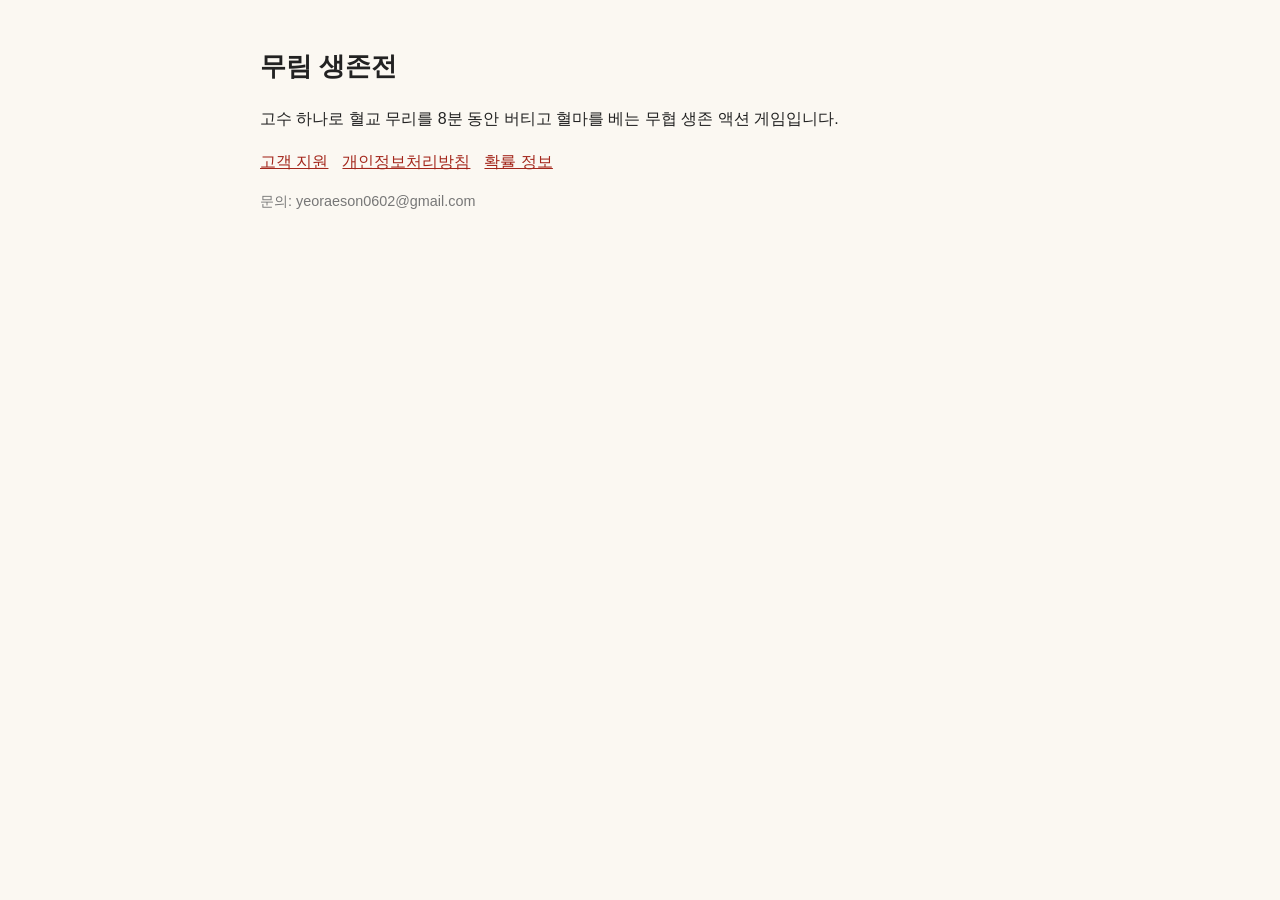
<file: index.html>
<!doctype html><html lang="ko"><head><meta charset="utf-8"><meta name="viewport" content="width=device-width,initial-scale=1"><title>무림 생존전</title><link rel="stylesheet" href="style.css"></head><body>
<h1>무림 생존전</h1>
<p>고수 하나로 혈교 무리를 8분 동안 버티고 혈마를 베는 무협 생존 액션 게임입니다.</p>
<nav><a href="support.html">고객 지원</a><a href="privacy.html">개인정보처리방침</a><a href="odds.html">확률 정보</a></nav>
<p class="muted">문의: yeoraeson0602@gmail.com</p>
</body></html>
</file>
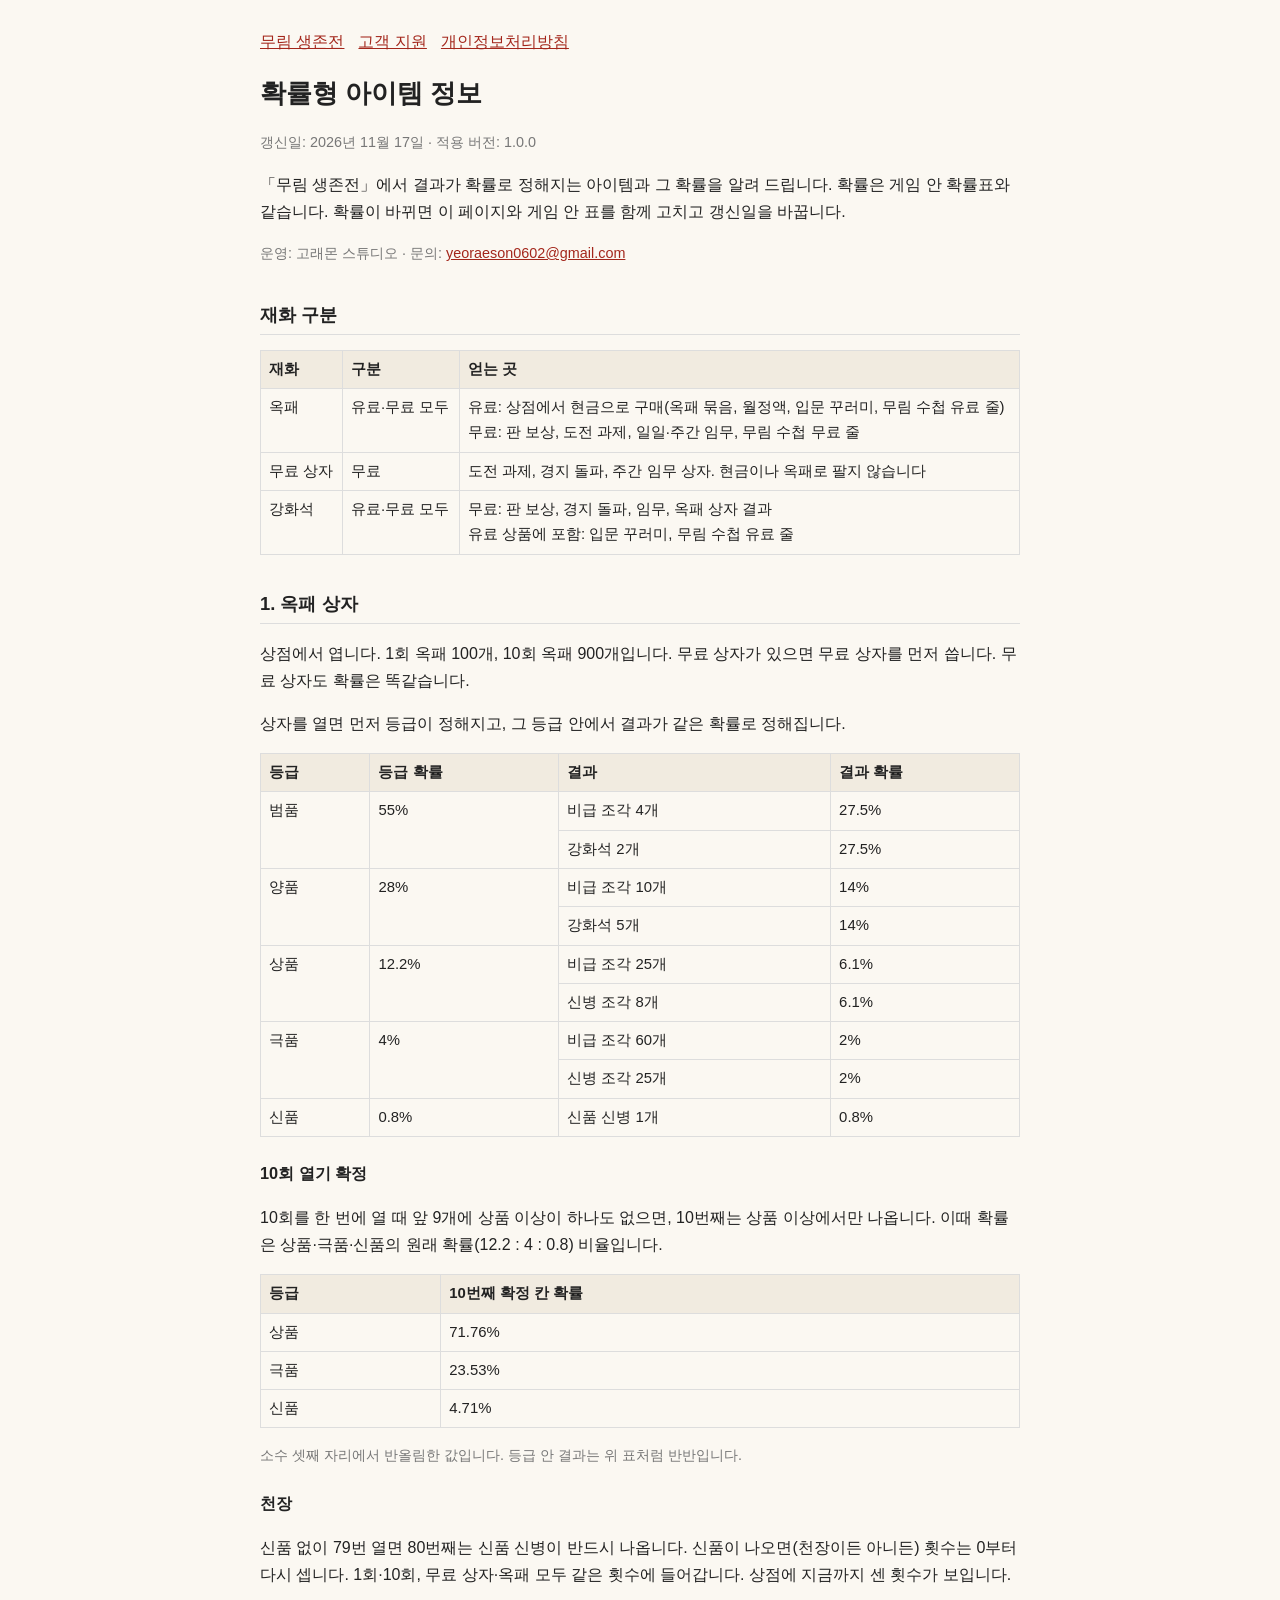
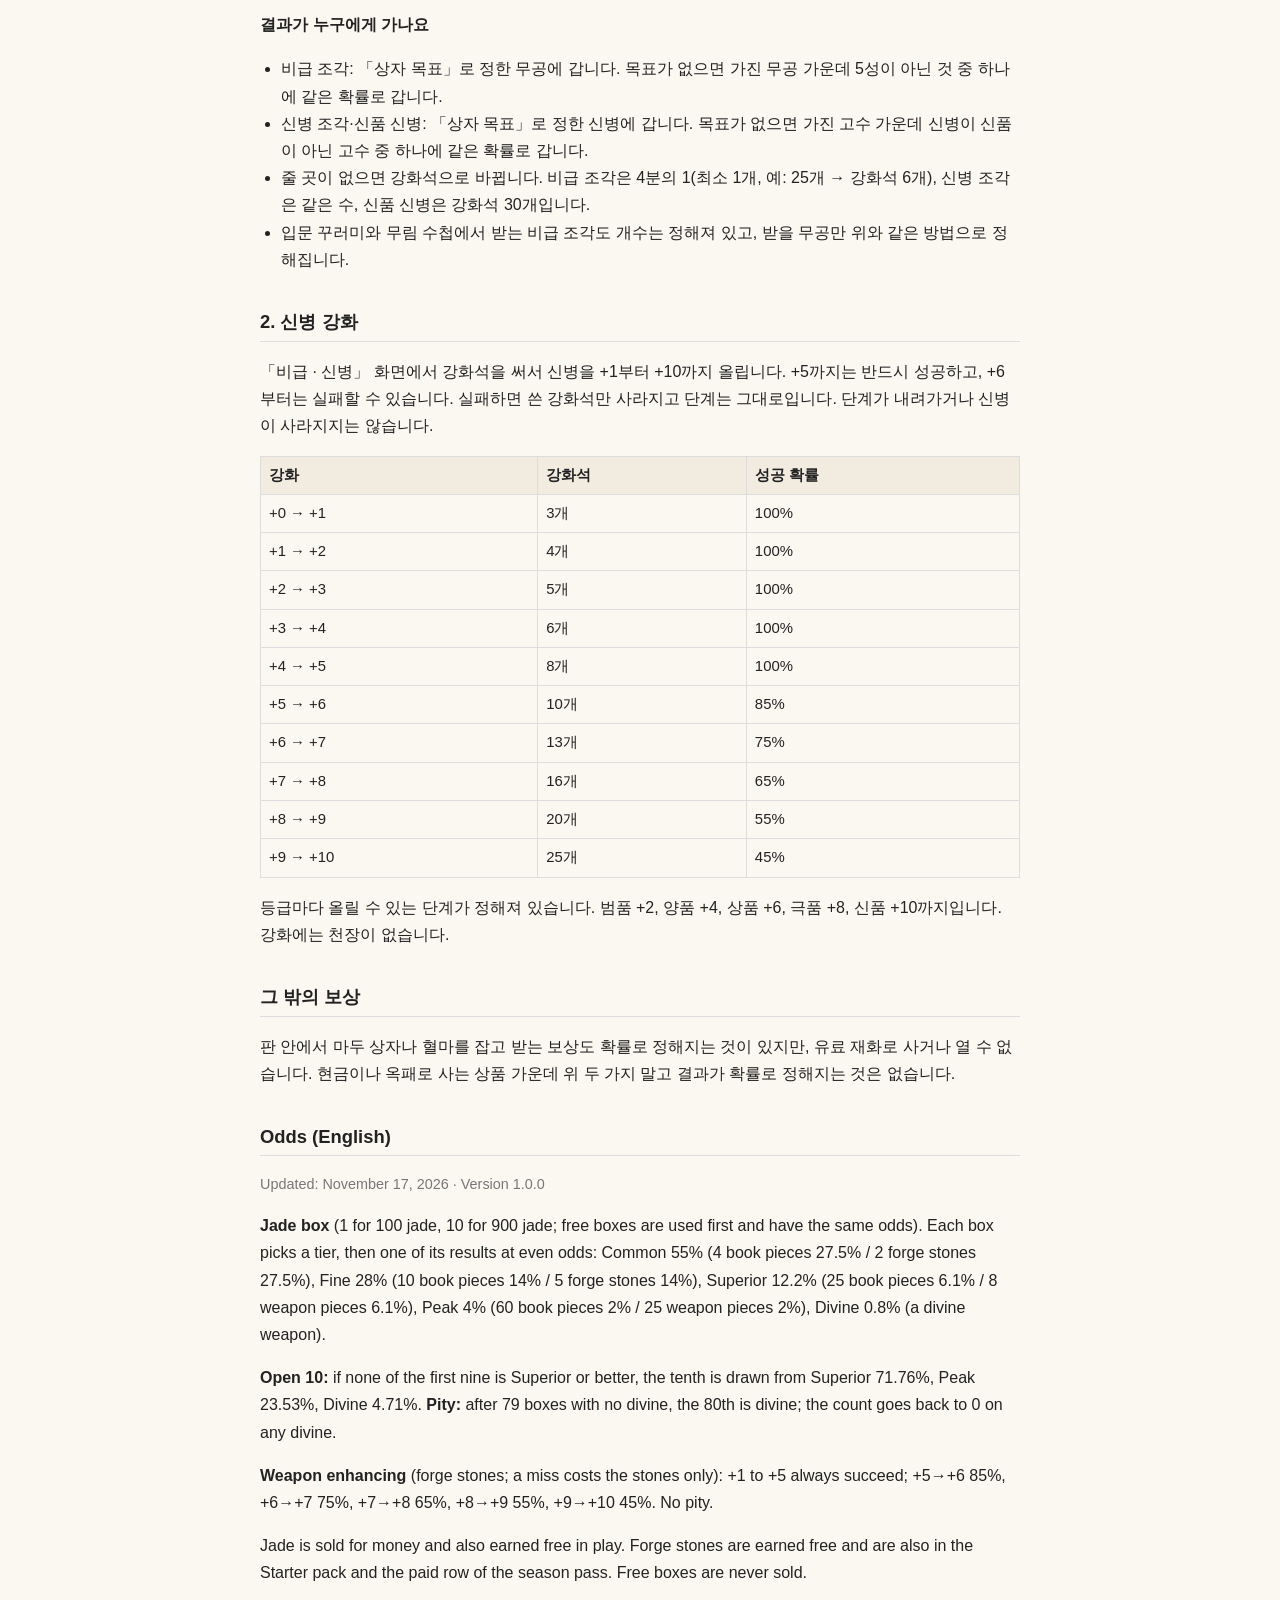
<file: odds.html>
<!doctype html><html lang="ko"><head><meta charset="utf-8"><meta name="viewport" content="width=device-width,initial-scale=1"><title>무림 생존전 확률 정보</title><link rel="stylesheet" href="style.css"></head><body>
<nav><a href="index.html">무림 생존전</a><a href="support.html">고객 지원</a><a href="privacy.html">개인정보처리방침</a></nav>
<h1>확률형 아이템 정보</h1>
<p class="muted">갱신일: 2026년 11월 17일 · 적용 버전: 1.0.0</p>
<p>「무림 생존전」에서 결과가 확률로 정해지는 아이템과 그 확률을 알려 드립니다. 확률은 게임 안 확률표와 같습니다. 확률이 바뀌면 이 페이지와 게임 안 표를 함께 고치고 갱신일을 바꿉니다.</p>
<p class="muted">운영: 고래몬 스튜디오 · 문의: <a href="mailto:yeoraeson0602@gmail.com">yeoraeson0602@gmail.com</a></p>

<h2>재화 구분</h2>
<table>
<tr><th>재화</th><th>구분</th><th>얻는 곳</th></tr>
<tr><td>옥패</td><td>유료·무료 모두</td><td>유료: 상점에서 현금으로 구매(옥패 묶음, 월정액, 입문 꾸러미, 무림 수첩 유료 줄)<br>무료: 판 보상, 도전 과제, 일일·주간 임무, 무림 수첩 무료 줄</td></tr>
<tr><td>무료 상자</td><td>무료</td><td>도전 과제, 경지 돌파, 주간 임무 상자. 현금이나 옥패로 팔지 않습니다</td></tr>
<tr><td>강화석</td><td>유료·무료 모두</td><td>무료: 판 보상, 경지 돌파, 임무, 옥패 상자 결과<br>유료 상품에 포함: 입문 꾸러미, 무림 수첩 유료 줄</td></tr>
</table>

<h2>1. 옥패 상자</h2>
<p>상점에서 엽니다. 1회 옥패 100개, 10회 옥패 900개입니다. 무료 상자가 있으면 무료 상자를 먼저 씁니다. 무료 상자도 확률은 똑같습니다.</p>
<p>상자를 열면 먼저 등급이 정해지고, 그 등급 안에서 결과가 같은 확률로 정해집니다.</p>
<table>
<tr><th>등급</th><th>등급 확률</th><th>결과</th><th>결과 확률</th></tr>
<tr><td rowspan="2">범품</td><td rowspan="2">55%</td><td>비급 조각 4개</td><td>27.5%</td></tr>
<tr><td>강화석 2개</td><td>27.5%</td></tr>
<tr><td rowspan="2">양품</td><td rowspan="2">28%</td><td>비급 조각 10개</td><td>14%</td></tr>
<tr><td>강화석 5개</td><td>14%</td></tr>
<tr><td rowspan="2">상품</td><td rowspan="2">12.2%</td><td>비급 조각 25개</td><td>6.1%</td></tr>
<tr><td>신병 조각 8개</td><td>6.1%</td></tr>
<tr><td rowspan="2">극품</td><td rowspan="2">4%</td><td>비급 조각 60개</td><td>2%</td></tr>
<tr><td>신병 조각 25개</td><td>2%</td></tr>
<tr><td>신품</td><td>0.8%</td><td>신품 신병 1개</td><td>0.8%</td></tr>
</table>

<h3>10회 열기 확정</h3>
<p>10회를 한 번에 열 때 앞 9개에 상품 이상이 하나도 없으면, 10번째는 상품 이상에서만 나옵니다. 이때 확률은 상품·극품·신품의 원래 확률(12.2 : 4 : 0.8) 비율입니다.</p>
<table>
<tr><th>등급</th><th>10번째 확정 칸 확률</th></tr>
<tr><td>상품</td><td>71.76%</td></tr>
<tr><td>극품</td><td>23.53%</td></tr>
<tr><td>신품</td><td>4.71%</td></tr>
</table>
<p class="muted">소수 셋째 자리에서 반올림한 값입니다. 등급 안 결과는 위 표처럼 반반입니다.</p>

<h3>천장</h3>
<p>신품 없이 79번 열면 80번째는 신품 신병이 반드시 나옵니다. 신품이 나오면(천장이든 아니든) 횟수는 0부터 다시 셉니다. 1회·10회, 무료 상자·옥패 모두 같은 횟수에 들어갑니다. 상점에 지금까지 센 횟수가 보입니다.</p>

<h3>결과가 누구에게 가나요</h3>
<ul>
<li>비급 조각: 「상자 목표」로 정한 무공에 갑니다. 목표가 없으면 가진 무공 가운데 5성이 아닌 것 중 하나에 같은 확률로 갑니다.</li>
<li>신병 조각·신품 신병: 「상자 목표」로 정한 신병에 갑니다. 목표가 없으면 가진 고수 가운데 신병이 신품이 아닌 고수 중 하나에 같은 확률로 갑니다.</li>
<li>줄 곳이 없으면 강화석으로 바뀝니다. 비급 조각은 4분의 1(최소 1개, 예: 25개 → 강화석 6개), 신병 조각은 같은 수, 신품 신병은 강화석 30개입니다.</li>
<li>입문 꾸러미와 무림 수첩에서 받는 비급 조각도 개수는 정해져 있고, 받을 무공만 위와 같은 방법으로 정해집니다.</li>
</ul>

<h2>2. 신병 강화</h2>
<p>「비급 · 신병」 화면에서 강화석을 써서 신병을 +1부터 +10까지 올립니다. +5까지는 반드시 성공하고, +6부터는 실패할 수 있습니다. 실패하면 쓴 강화석만 사라지고 단계는 그대로입니다. 단계가 내려가거나 신병이 사라지지는 않습니다.</p>
<table>
<tr><th>강화</th><th>강화석</th><th>성공 확률</th></tr>
<tr><td>+0 → +1</td><td>3개</td><td>100%</td></tr>
<tr><td>+1 → +2</td><td>4개</td><td>100%</td></tr>
<tr><td>+2 → +3</td><td>5개</td><td>100%</td></tr>
<tr><td>+3 → +4</td><td>6개</td><td>100%</td></tr>
<tr><td>+4 → +5</td><td>8개</td><td>100%</td></tr>
<tr><td>+5 → +6</td><td>10개</td><td>85%</td></tr>
<tr><td>+6 → +7</td><td>13개</td><td>75%</td></tr>
<tr><td>+7 → +8</td><td>16개</td><td>65%</td></tr>
<tr><td>+8 → +9</td><td>20개</td><td>55%</td></tr>
<tr><td>+9 → +10</td><td>25개</td><td>45%</td></tr>
</table>
<p>등급마다 올릴 수 있는 단계가 정해져 있습니다. 범품 +2, 양품 +4, 상품 +6, 극품 +8, 신품 +10까지입니다. 강화에는 천장이 없습니다.</p>

<h2>그 밖의 보상</h2>
<p>판 안에서 마두 상자나 혈마를 잡고 받는 보상도 확률로 정해지는 것이 있지만, 유료 재화로 사거나 열 수 없습니다. 현금이나 옥패로 사는 상품 가운데 위 두 가지 말고 결과가 확률로 정해지는 것은 없습니다.</p>

<h2>Odds (English)</h2>
<p class="muted">Updated: November 17, 2026 · Version 1.0.0</p>
<p><b>Jade box</b> (1 for 100 jade, 10 for 900 jade; free boxes are used first and have the same odds). Each box picks a tier, then one of its results at even odds: Common 55% (4 book pieces 27.5% / 2 forge stones 27.5%), Fine 28% (10 book pieces 14% / 5 forge stones 14%), Superior 12.2% (25 book pieces 6.1% / 8 weapon pieces 6.1%), Peak 4% (60 book pieces 2% / 25 weapon pieces 2%), Divine 0.8% (a divine weapon).</p>
<p><b>Open 10:</b> if none of the first nine is Superior or better, the tenth is drawn from Superior 71.76%, Peak 23.53%, Divine 4.71%. <b>Pity:</b> after 79 boxes with no divine, the 80th is divine; the count goes back to 0 on any divine.</p>
<p><b>Weapon enhancing</b> (forge stones; a miss costs the stones only): +1 to +5 always succeed; +5→+6 85%, +6→+7 75%, +7→+8 65%, +8→+9 55%, +9→+10 45%. No pity.</p>
<p>Jade is sold for money and also earned free in play. Forge stones are earned free and are also in the Starter pack and the paid row of the season pass. Free boxes are never sold.</p>
</body></html>
</file>
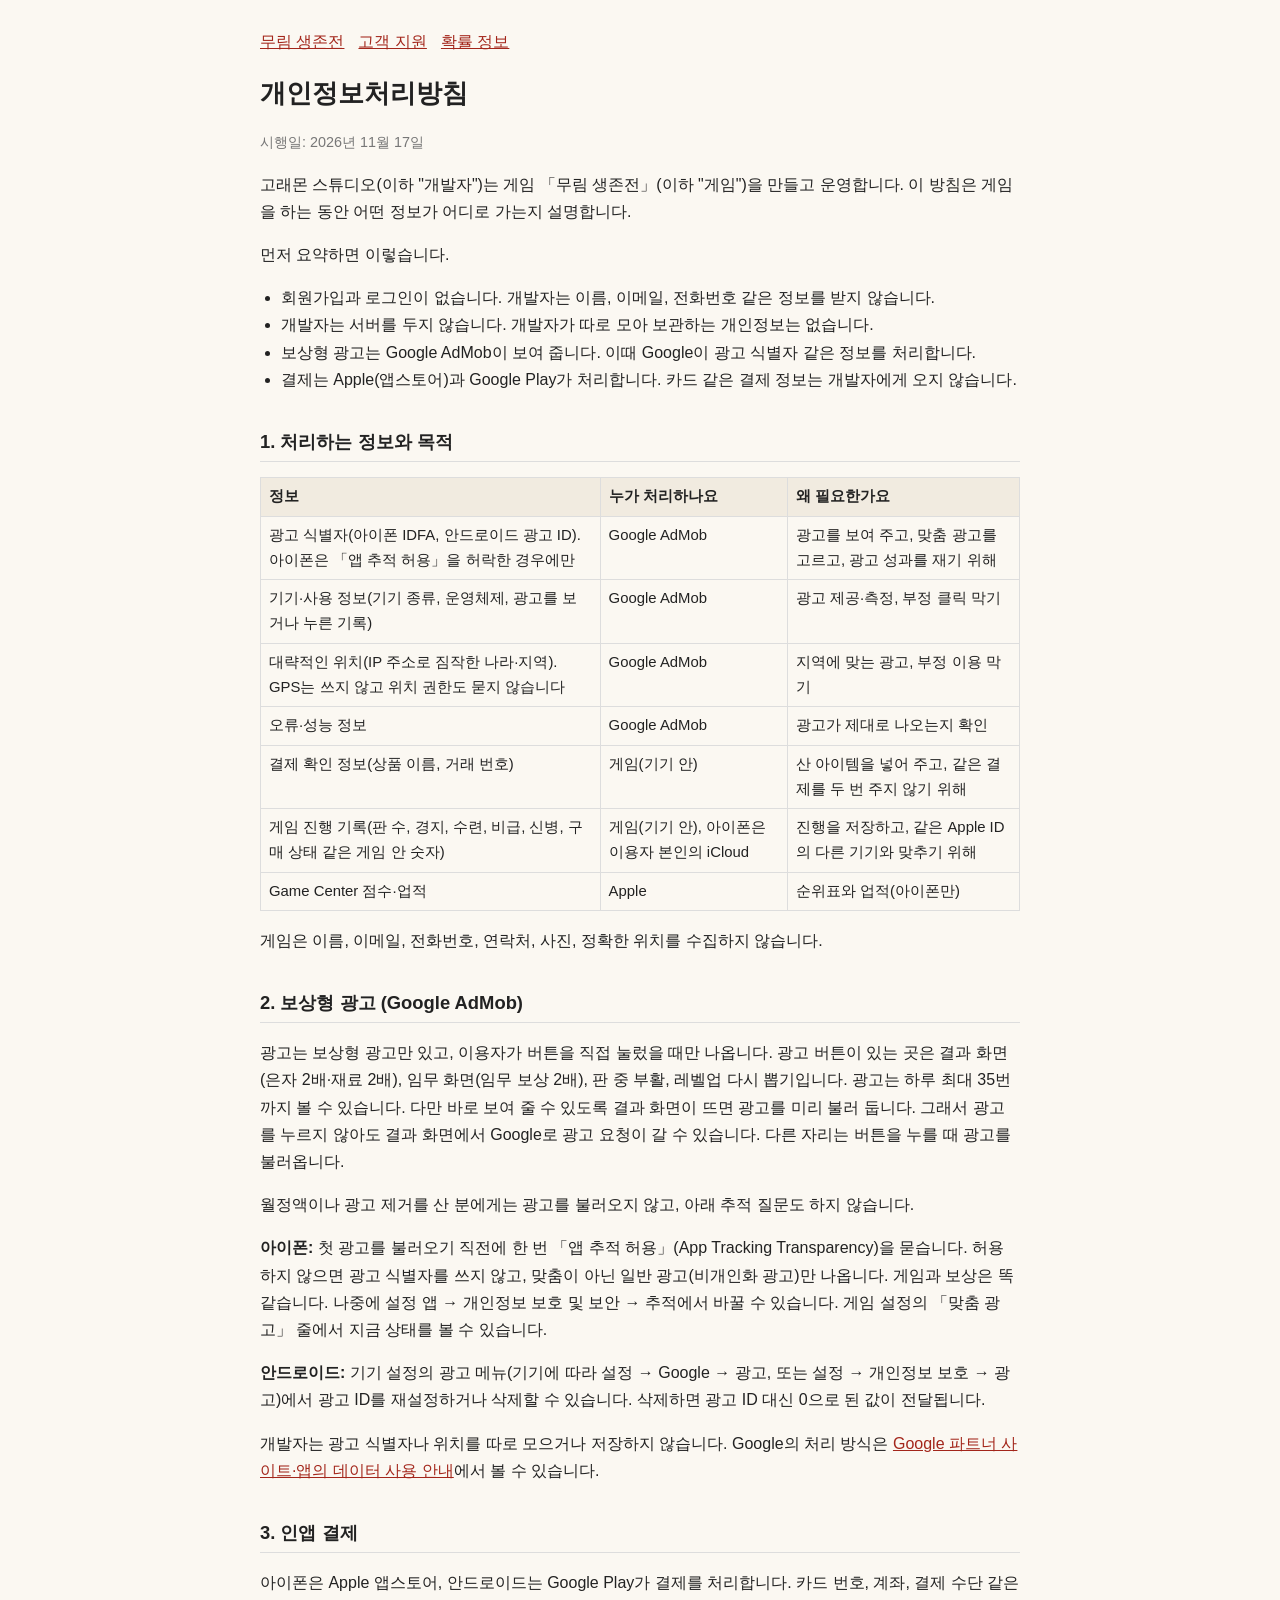
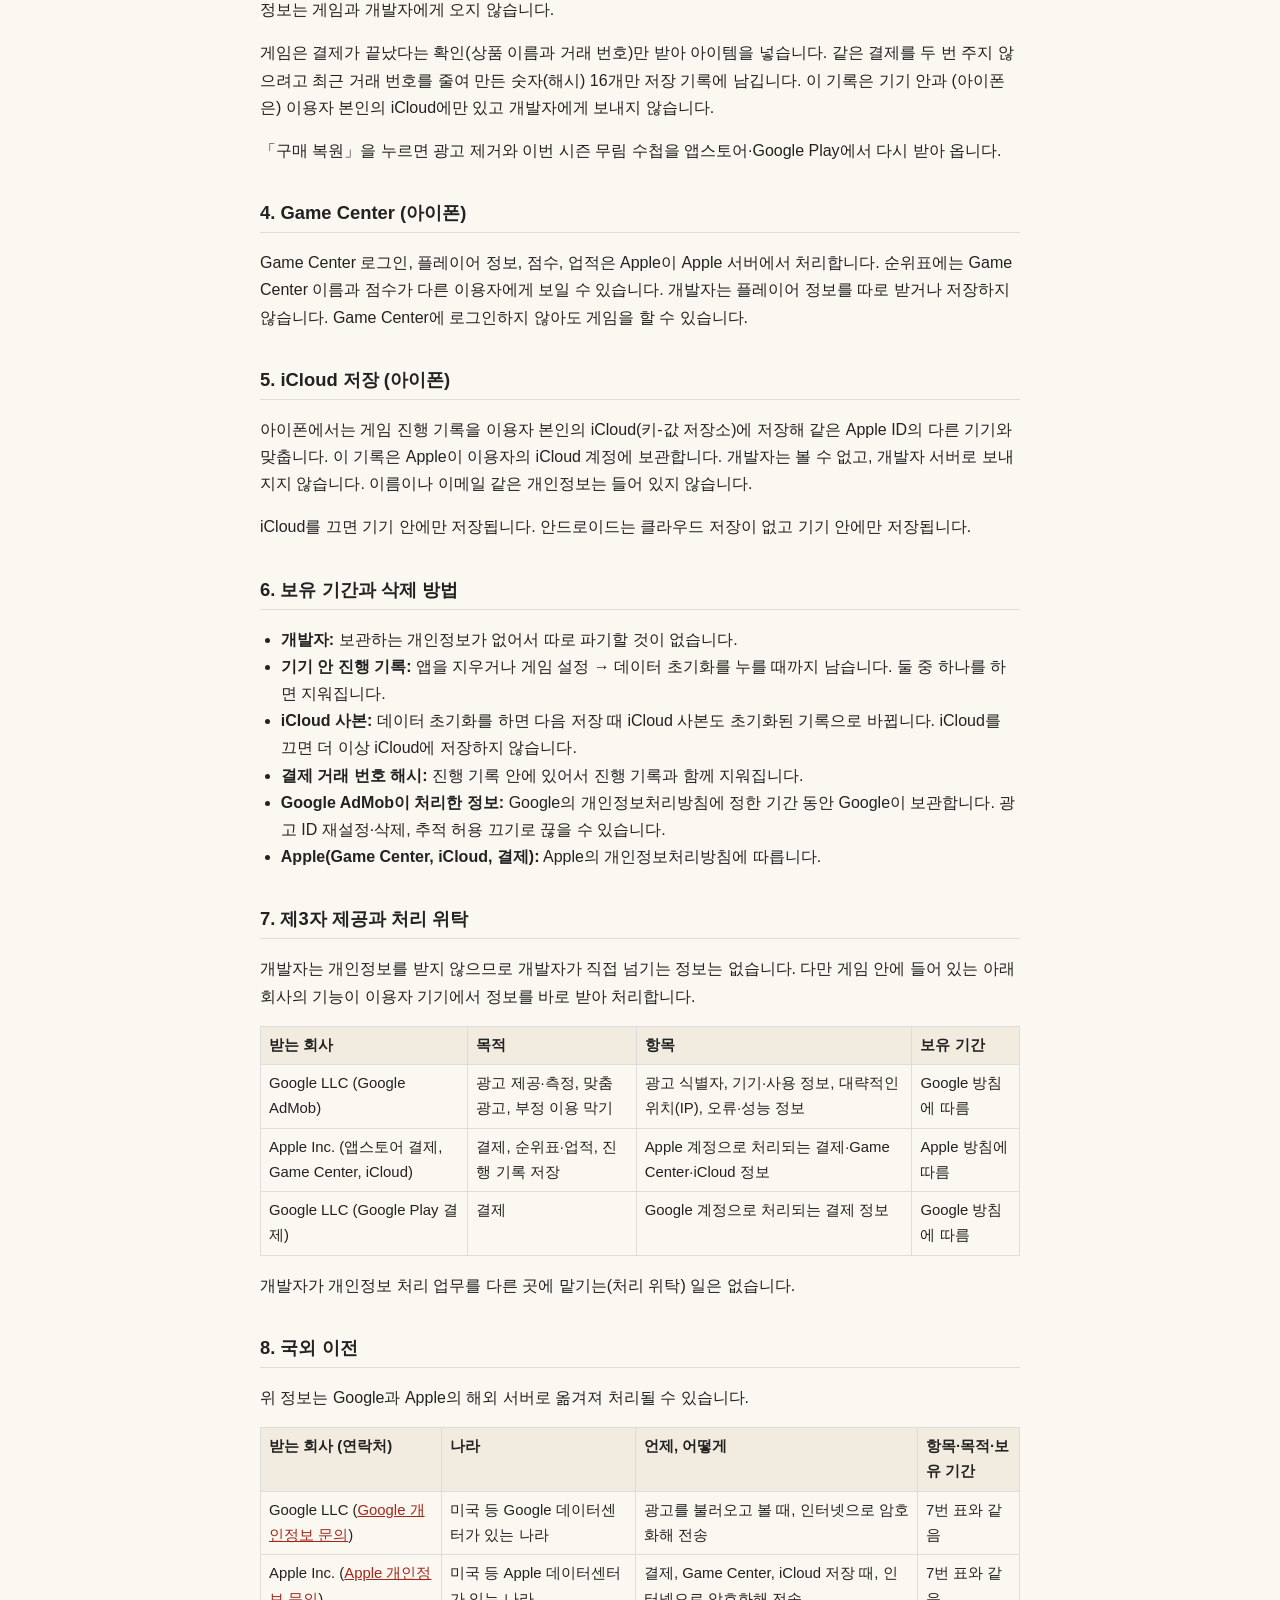
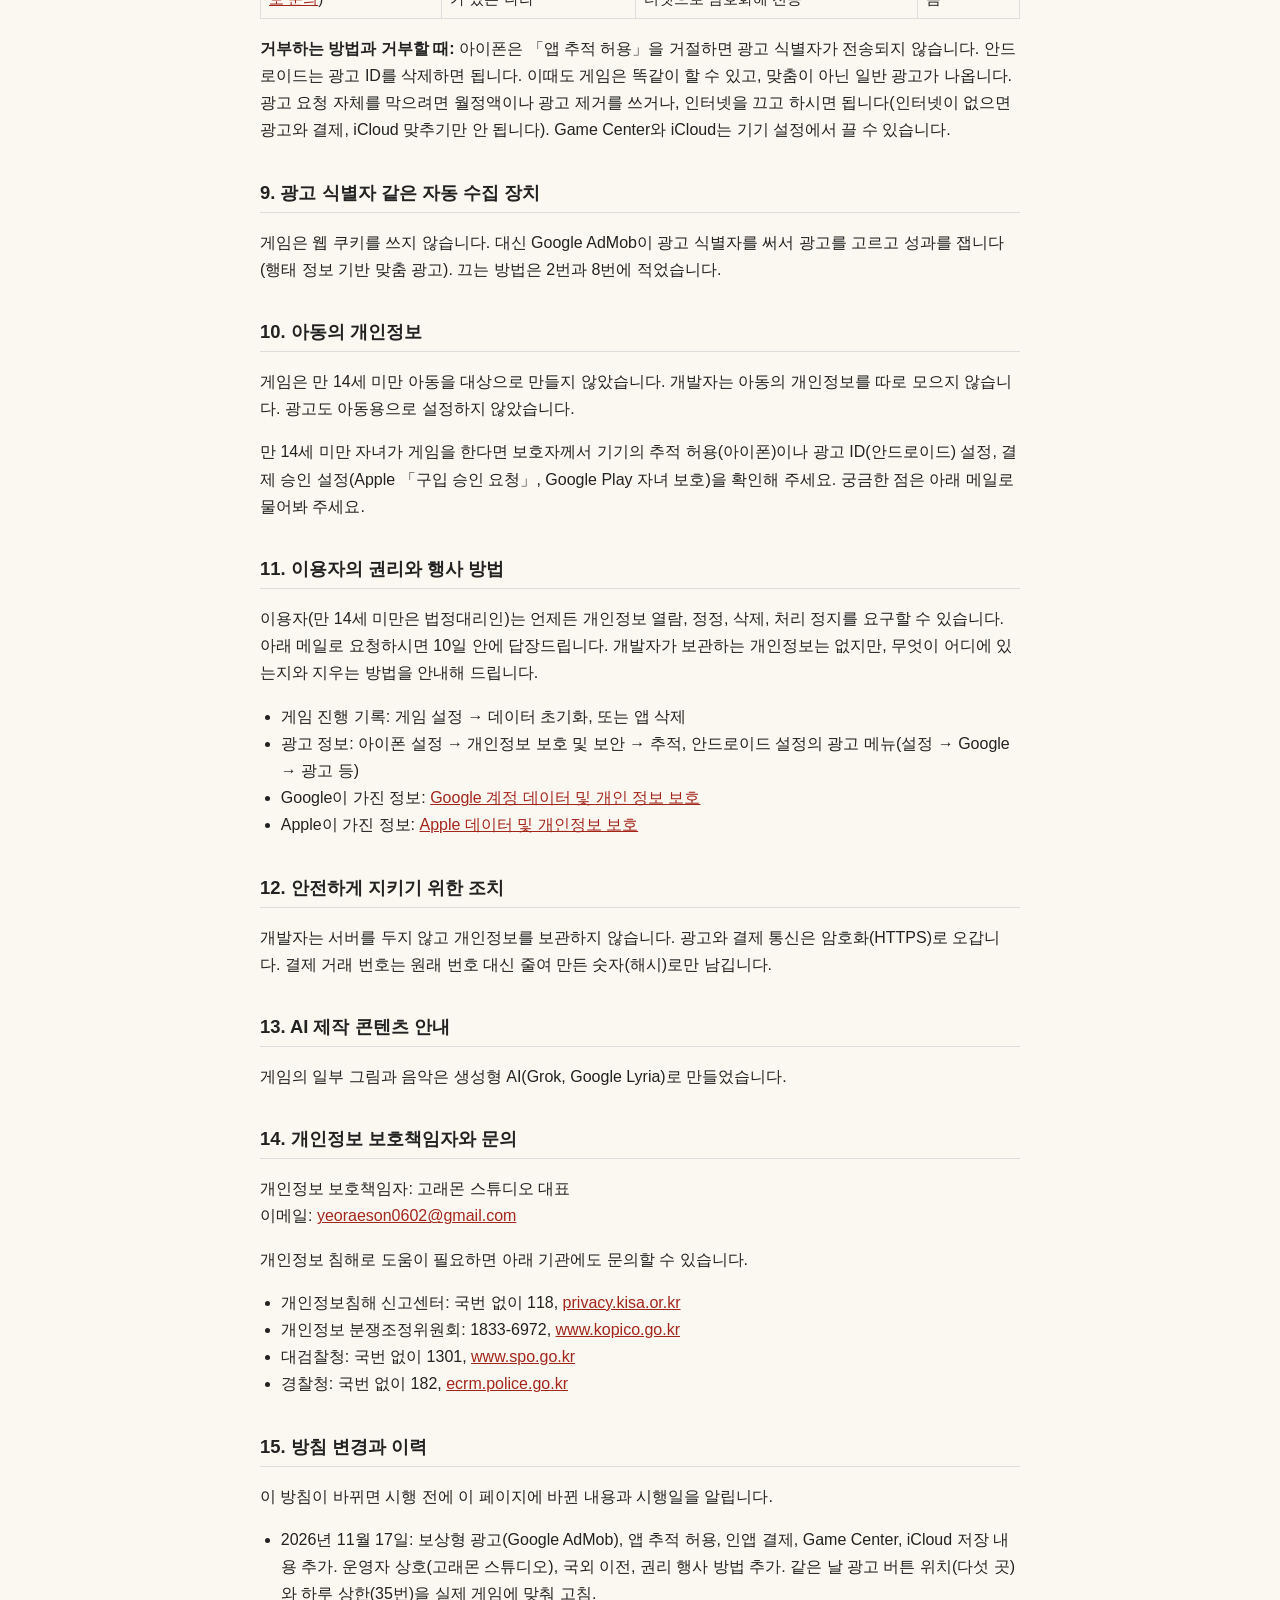
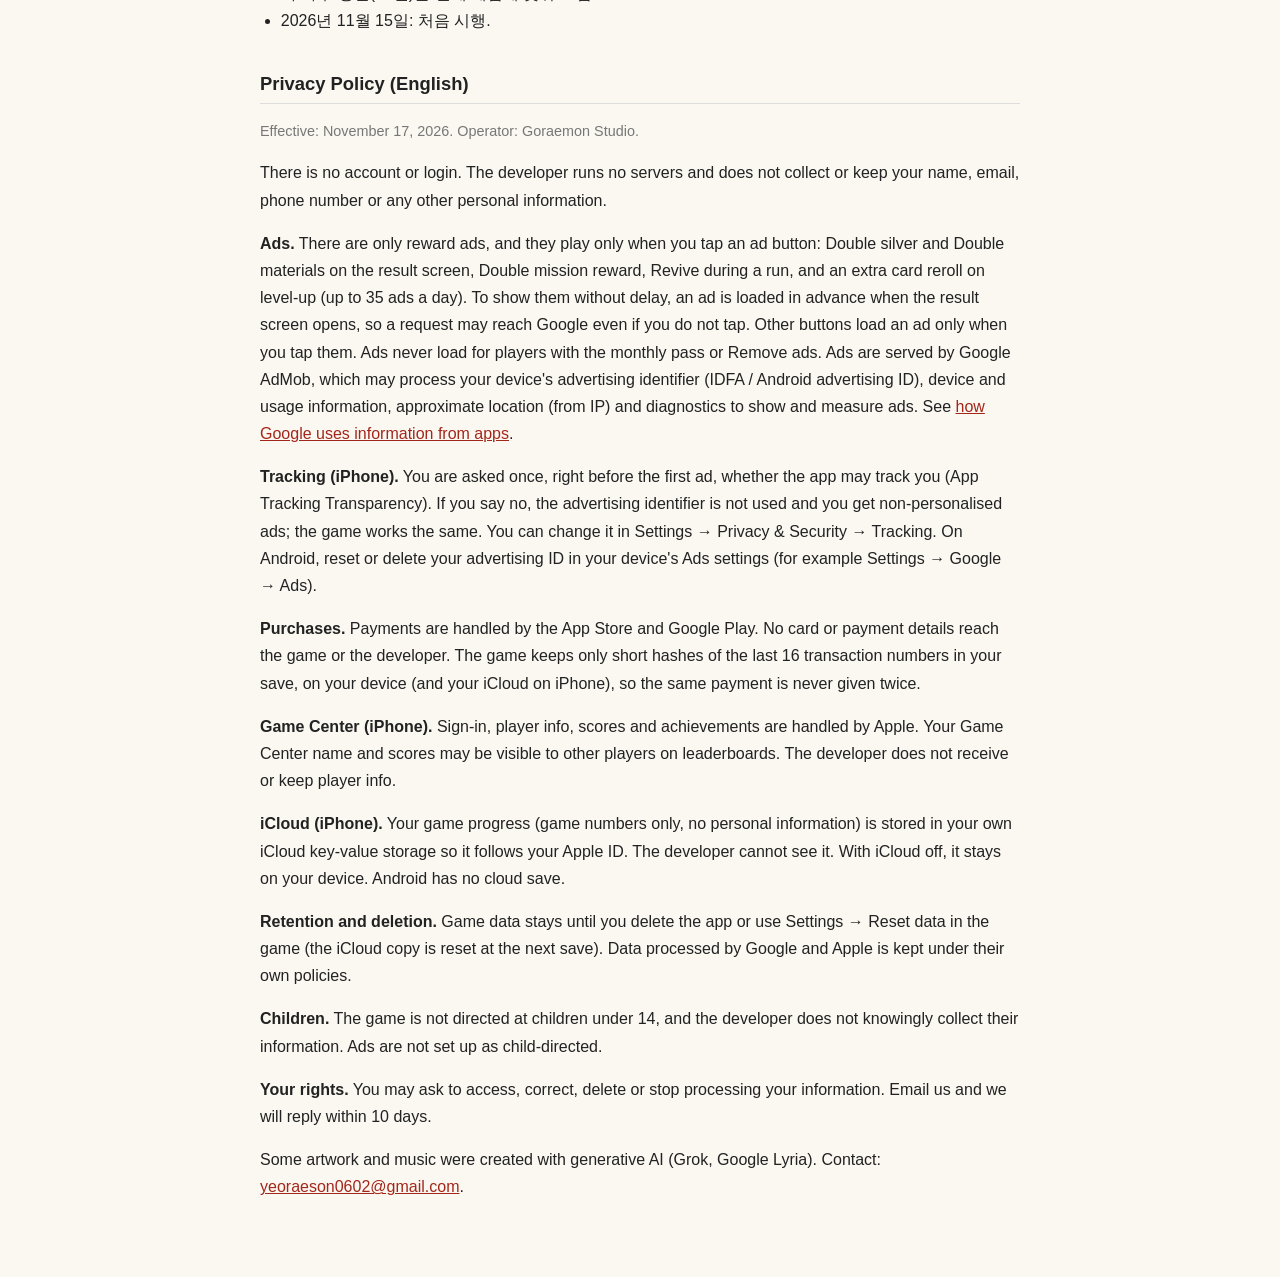
<file: privacy.html>
<!doctype html><html lang="ko"><head><meta charset="utf-8"><meta name="viewport" content="width=device-width,initial-scale=1"><title>무림 생존전 개인정보처리방침</title><link rel="stylesheet" href="style.css"></head><body>
<nav><a href="index.html">무림 생존전</a><a href="support.html">고객 지원</a><a href="odds.html">확률 정보</a></nav>
<h1>개인정보처리방침</h1>
<p class="muted">시행일: 2026년 11월 17일</p>
<p>고래몬 스튜디오(이하 "개발자")는 게임 「무림 생존전」(이하 "게임")을 만들고 운영합니다. 이 방침은 게임을 하는 동안 어떤 정보가 어디로 가는지 설명합니다.</p>
<p>먼저 요약하면 이렇습니다.</p>
<ul>
<li>회원가입과 로그인이 없습니다. 개발자는 이름, 이메일, 전화번호 같은 정보를 받지 않습니다.</li>
<li>개발자는 서버를 두지 않습니다. 개발자가 따로 모아 보관하는 개인정보는 없습니다.</li>
<li>보상형 광고는 Google AdMob이 보여 줍니다. 이때 Google이 광고 식별자 같은 정보를 처리합니다.</li>
<li>결제는 Apple(앱스토어)과 Google Play가 처리합니다. 카드 같은 결제 정보는 개발자에게 오지 않습니다.</li>
</ul>

<h2>1. 처리하는 정보와 목적</h2>
<table>
<tr><th>정보</th><th>누가 처리하나요</th><th>왜 필요한가요</th></tr>
<tr><td>광고 식별자(아이폰 IDFA, 안드로이드 광고 ID). 아이폰은 「앱 추적 허용」을 허락한 경우에만</td><td>Google AdMob</td><td>광고를 보여 주고, 맞춤 광고를 고르고, 광고 성과를 재기 위해</td></tr>
<tr><td>기기·사용 정보(기기 종류, 운영체제, 광고를 보거나 누른 기록)</td><td>Google AdMob</td><td>광고 제공·측정, 부정 클릭 막기</td></tr>
<tr><td>대략적인 위치(IP 주소로 짐작한 나라·지역). GPS는 쓰지 않고 위치 권한도 묻지 않습니다</td><td>Google AdMob</td><td>지역에 맞는 광고, 부정 이용 막기</td></tr>
<tr><td>오류·성능 정보</td><td>Google AdMob</td><td>광고가 제대로 나오는지 확인</td></tr>
<tr><td>결제 확인 정보(상품 이름, 거래 번호)</td><td>게임(기기 안)</td><td>산 아이템을 넣어 주고, 같은 결제를 두 번 주지 않기 위해</td></tr>
<tr><td>게임 진행 기록(판 수, 경지, 수련, 비급, 신병, 구매 상태 같은 게임 안 숫자)</td><td>게임(기기 안), 아이폰은 이용자 본인의 iCloud</td><td>진행을 저장하고, 같은 Apple ID의 다른 기기와 맞추기 위해</td></tr>
<tr><td>Game Center 점수·업적</td><td>Apple</td><td>순위표와 업적(아이폰만)</td></tr>
</table>
<p>게임은 이름, 이메일, 전화번호, 연락처, 사진, 정확한 위치를 수집하지 않습니다.</p>

<h2>2. 보상형 광고 (Google AdMob)</h2>
<p>광고는 보상형 광고만 있고, 이용자가 버튼을 직접 눌렀을 때만 나옵니다. 광고 버튼이 있는 곳은 결과 화면(은자 2배·재료 2배), 임무 화면(임무 보상 2배), 판 중 부활, 레벨업 다시 뽑기입니다. 광고는 하루 최대 35번까지 볼 수 있습니다. 다만 바로 보여 줄 수 있도록 결과 화면이 뜨면 광고를 미리 불러 둡니다. 그래서 광고를 누르지 않아도 결과 화면에서 Google로 광고 요청이 갈 수 있습니다. 다른 자리는 버튼을 누를 때 광고를 불러옵니다.</p>
<p>월정액이나 광고 제거를 산 분에게는 광고를 불러오지 않고, 아래 추적 질문도 하지 않습니다.</p>
<p><b>아이폰:</b> 첫 광고를 불러오기 직전에 한 번 「앱 추적 허용」(App Tracking Transparency)을 묻습니다. 허용하지 않으면 광고 식별자를 쓰지 않고, 맞춤이 아닌 일반 광고(비개인화 광고)만 나옵니다. 게임과 보상은 똑같습니다. 나중에 설정 앱 → 개인정보 보호 및 보안 → 추적에서 바꿀 수 있습니다. 게임 설정의 「맞춤 광고」 줄에서 지금 상태를 볼 수 있습니다.</p>
<p><b>안드로이드:</b> 기기 설정의 광고 메뉴(기기에 따라 설정 → Google → 광고, 또는 설정 → 개인정보 보호 → 광고)에서 광고 ID를 재설정하거나 삭제할 수 있습니다. 삭제하면 광고 ID 대신 0으로 된 값이 전달됩니다.</p>
<p>개발자는 광고 식별자나 위치를 따로 모으거나 저장하지 않습니다. Google의 처리 방식은 <a href="https://policies.google.com/technologies/partner-sites?hl=ko">Google 파트너 사이트·앱의 데이터 사용 안내</a>에서 볼 수 있습니다.</p>

<h2>3. 인앱 결제</h2>
<p>아이폰은 Apple 앱스토어, 안드로이드는 Google Play가 결제를 처리합니다. 카드 번호, 계좌, 결제 수단 같은 정보는 게임과 개발자에게 오지 않습니다.</p>
<p>게임은 결제가 끝났다는 확인(상품 이름과 거래 번호)만 받아 아이템을 넣습니다. 같은 결제를 두 번 주지 않으려고 최근 거래 번호를 줄여 만든 숫자(해시) 16개만 저장 기록에 남깁니다. 이 기록은 기기 안과 (아이폰은) 이용자 본인의 iCloud에만 있고 개발자에게 보내지 않습니다.</p>
<p>「구매 복원」을 누르면 광고 제거와 이번 시즌 무림 수첩을 앱스토어·Google Play에서 다시 받아 옵니다.</p>

<h2>4. Game Center (아이폰)</h2>
<p>Game Center 로그인, 플레이어 정보, 점수, 업적은 Apple이 Apple 서버에서 처리합니다. 순위표에는 Game Center 이름과 점수가 다른 이용자에게 보일 수 있습니다. 개발자는 플레이어 정보를 따로 받거나 저장하지 않습니다. Game Center에 로그인하지 않아도 게임을 할 수 있습니다.</p>

<h2>5. iCloud 저장 (아이폰)</h2>
<p>아이폰에서는 게임 진행 기록을 이용자 본인의 iCloud(키-값 저장소)에 저장해 같은 Apple ID의 다른 기기와 맞춥니다. 이 기록은 Apple이 이용자의 iCloud 계정에 보관합니다. 개발자는 볼 수 없고, 개발자 서버로 보내지지 않습니다. 이름이나 이메일 같은 개인정보는 들어 있지 않습니다.</p>
<p>iCloud를 끄면 기기 안에만 저장됩니다. 안드로이드는 클라우드 저장이 없고 기기 안에만 저장됩니다.</p>

<h2>6. 보유 기간과 삭제 방법</h2>
<ul>
<li><b>개발자:</b> 보관하는 개인정보가 없어서 따로 파기할 것이 없습니다.</li>
<li><b>기기 안 진행 기록:</b> 앱을 지우거나 게임 설정 → 데이터 초기화를 누를 때까지 남습니다. 둘 중 하나를 하면 지워집니다.</li>
<li><b>iCloud 사본:</b> 데이터 초기화를 하면 다음 저장 때 iCloud 사본도 초기화된 기록으로 바뀝니다. iCloud를 끄면 더 이상 iCloud에 저장하지 않습니다.</li>
<li><b>결제 거래 번호 해시:</b> 진행 기록 안에 있어서 진행 기록과 함께 지워집니다.</li>
<li><b>Google AdMob이 처리한 정보:</b> Google의 개인정보처리방침에 정한 기간 동안 Google이 보관합니다. 광고 ID 재설정·삭제, 추적 허용 끄기로 끊을 수 있습니다.</li>
<li><b>Apple(Game Center, iCloud, 결제):</b> Apple의 개인정보처리방침에 따릅니다.</li>
</ul>

<h2>7. 제3자 제공과 처리 위탁</h2>
<p>개발자는 개인정보를 받지 않으므로 개발자가 직접 넘기는 정보는 없습니다. 다만 게임 안에 들어 있는 아래 회사의 기능이 이용자 기기에서 정보를 바로 받아 처리합니다.</p>
<table>
<tr><th>받는 회사</th><th>목적</th><th>항목</th><th>보유 기간</th></tr>
<tr><td>Google LLC (Google AdMob)</td><td>광고 제공·측정, 맞춤 광고, 부정 이용 막기</td><td>광고 식별자, 기기·사용 정보, 대략적인 위치(IP), 오류·성능 정보</td><td>Google 방침에 따름</td></tr>
<tr><td>Apple Inc. (앱스토어 결제, Game Center, iCloud)</td><td>결제, 순위표·업적, 진행 기록 저장</td><td>Apple 계정으로 처리되는 결제·Game Center·iCloud 정보</td><td>Apple 방침에 따름</td></tr>
<tr><td>Google LLC (Google Play 결제)</td><td>결제</td><td>Google 계정으로 처리되는 결제 정보</td><td>Google 방침에 따름</td></tr>
</table>
<p>개발자가 개인정보 처리 업무를 다른 곳에 맡기는(처리 위탁) 일은 없습니다.</p>

<h2>8. 국외 이전</h2>
<p>위 정보는 Google과 Apple의 해외 서버로 옮겨져 처리될 수 있습니다.</p>
<table>
<tr><th>받는 회사 (연락처)</th><th>나라</th><th>언제, 어떻게</th><th>항목·목적·보유 기간</th></tr>
<tr><td>Google LLC (<a href="https://support.google.com/policies/contact/general_privacy_form">Google 개인정보 문의</a>)</td><td>미국 등 Google 데이터센터가 있는 나라</td><td>광고를 불러오고 볼 때, 인터넷으로 암호화해 전송</td><td>7번 표와 같음</td></tr>
<tr><td>Apple Inc. (<a href="https://www.apple.com/kr/legal/privacy/contact/">Apple 개인정보 문의</a>)</td><td>미국 등 Apple 데이터센터가 있는 나라</td><td>결제, Game Center, iCloud 저장 때, 인터넷으로 암호화해 전송</td><td>7번 표와 같음</td></tr>
</table>
<p><b>거부하는 방법과 거부할 때:</b> 아이폰은 「앱 추적 허용」을 거절하면 광고 식별자가 전송되지 않습니다. 안드로이드는 광고 ID를 삭제하면 됩니다. 이때도 게임은 똑같이 할 수 있고, 맞춤이 아닌 일반 광고가 나옵니다. 광고 요청 자체를 막으려면 월정액이나 광고 제거를 쓰거나, 인터넷을 끄고 하시면 됩니다(인터넷이 없으면 광고와 결제, iCloud 맞추기만 안 됩니다). Game Center와 iCloud는 기기 설정에서 끌 수 있습니다.</p>

<h2>9. 광고 식별자 같은 자동 수집 장치</h2>
<p>게임은 웹 쿠키를 쓰지 않습니다. 대신 Google AdMob이 광고 식별자를 써서 광고를 고르고 성과를 잽니다(행태 정보 기반 맞춤 광고). 끄는 방법은 2번과 8번에 적었습니다.</p>

<h2>10. 아동의 개인정보</h2>
<p>게임은 만 14세 미만 아동을 대상으로 만들지 않았습니다. 개발자는 아동의 개인정보를 따로 모으지 않습니다. 광고도 아동용으로 설정하지 않았습니다.</p>
<p>만 14세 미만 자녀가 게임을 한다면 보호자께서 기기의 추적 허용(아이폰)이나 광고 ID(안드로이드) 설정, 결제 승인 설정(Apple 「구입 승인 요청」, Google Play 자녀 보호)을 확인해 주세요. 궁금한 점은 아래 메일로 물어봐 주세요.</p>

<h2>11. 이용자의 권리와 행사 방법</h2>
<p>이용자(만 14세 미만은 법정대리인)는 언제든 개인정보 열람, 정정, 삭제, 처리 정지를 요구할 수 있습니다. 아래 메일로 요청하시면 10일 안에 답장드립니다. 개발자가 보관하는 개인정보는 없지만, 무엇이 어디에 있는지와 지우는 방법을 안내해 드립니다.</p>
<ul>
<li>게임 진행 기록: 게임 설정 → 데이터 초기화, 또는 앱 삭제</li>
<li>광고 정보: 아이폰 설정 → 개인정보 보호 및 보안 → 추적, 안드로이드 설정의 광고 메뉴(설정 → Google → 광고 등)</li>
<li>Google이 가진 정보: <a href="https://myaccount.google.com/data-and-privacy">Google 계정 데이터 및 개인 정보 보호</a></li>
<li>Apple이 가진 정보: <a href="https://privacy.apple.com/">Apple 데이터 및 개인정보 보호</a></li>
</ul>

<h2>12. 안전하게 지키기 위한 조치</h2>
<p>개발자는 서버를 두지 않고 개인정보를 보관하지 않습니다. 광고와 결제 통신은 암호화(HTTPS)로 오갑니다. 결제 거래 번호는 원래 번호 대신 줄여 만든 숫자(해시)로만 남깁니다.</p>

<h2>13. AI 제작 콘텐츠 안내</h2>
<p>게임의 일부 그림과 음악은 생성형 AI(Grok, Google Lyria)로 만들었습니다.</p>

<h2>14. 개인정보 보호책임자와 문의</h2>
<p>개인정보 보호책임자: 고래몬 스튜디오 대표<br>이메일: <a href="mailto:yeoraeson0602@gmail.com">yeoraeson0602@gmail.com</a></p>
<p>개인정보 침해로 도움이 필요하면 아래 기관에도 문의할 수 있습니다.</p>
<ul>
<li>개인정보침해 신고센터: 국번 없이 118, <a href="https://privacy.kisa.or.kr">privacy.kisa.or.kr</a></li>
<li>개인정보 분쟁조정위원회: 1833-6972, <a href="https://www.kopico.go.kr">www.kopico.go.kr</a></li>
<li>대검찰청: 국번 없이 1301, <a href="https://www.spo.go.kr">www.spo.go.kr</a></li>
<li>경찰청: 국번 없이 182, <a href="https://ecrm.police.go.kr">ecrm.police.go.kr</a></li>
</ul>

<h2>15. 방침 변경과 이력</h2>
<p>이 방침이 바뀌면 시행 전에 이 페이지에 바뀐 내용과 시행일을 알립니다.</p>
<ul>
<li>2026년 11월 17일: 보상형 광고(Google AdMob), 앱 추적 허용, 인앱 결제, Game Center, iCloud 저장 내용 추가. 운영자 상호(고래몬 스튜디오), 국외 이전, 권리 행사 방법 추가. 같은 날 광고 버튼 위치(다섯 곳)와 하루 상한(35번)을 실제 게임에 맞춰 고침.</li>
<li>2026년 11월 15일: 처음 시행.</li>
</ul>

<h2>Privacy Policy (English)</h2>
<p class="muted">Effective: November 17, 2026. Operator: Goraemon Studio.</p>
<p>There is no account or login. The developer runs no servers and does not collect or keep your name, email, phone number or any other personal information.</p>
<p><b>Ads.</b> There are only reward ads, and they play only when you tap an ad button: Double silver and Double materials on the result screen, Double mission reward, Revive during a run, and an extra card reroll on level-up (up to 35 ads a day). To show them without delay, an ad is loaded in advance when the result screen opens, so a request may reach Google even if you do not tap. Other buttons load an ad only when you tap them. Ads never load for players with the monthly pass or Remove ads. Ads are served by Google AdMob, which may process your device's advertising identifier (IDFA / Android advertising ID), device and usage information, approximate location (from IP) and diagnostics to show and measure ads. See <a href="https://policies.google.com/technologies/partner-sites">how Google uses information from apps</a>.</p>
<p><b>Tracking (iPhone).</b> You are asked once, right before the first ad, whether the app may track you (App Tracking Transparency). If you say no, the advertising identifier is not used and you get non-personalised ads; the game works the same. You can change it in Settings → Privacy &amp; Security → Tracking. On Android, reset or delete your advertising ID in your device's Ads settings (for example Settings → Google → Ads).</p>
<p><b>Purchases.</b> Payments are handled by the App Store and Google Play. No card or payment details reach the game or the developer. The game keeps only short hashes of the last 16 transaction numbers in your save, on your device (and your iCloud on iPhone), so the same payment is never given twice.</p>
<p><b>Game Center (iPhone).</b> Sign-in, player info, scores and achievements are handled by Apple. Your Game Center name and scores may be visible to other players on leaderboards. The developer does not receive or keep player info.</p>
<p><b>iCloud (iPhone).</b> Your game progress (game numbers only, no personal information) is stored in your own iCloud key-value storage so it follows your Apple ID. The developer cannot see it. With iCloud off, it stays on your device. Android has no cloud save.</p>
<p><b>Retention and deletion.</b> Game data stays until you delete the app or use Settings → Reset data in the game (the iCloud copy is reset at the next save). Data processed by Google and Apple is kept under their own policies.</p>
<p><b>Children.</b> The game is not directed at children under 14, and the developer does not knowingly collect their information. Ads are not set up as child-directed.</p>
<p><b>Your rights.</b> You may ask to access, correct, delete or stop processing your information. Email us and we will reply within 10 days.</p>
<p>Some artwork and music were created with generative AI (Grok, Google Lyria). Contact: <a href="mailto:yeoraeson0602@gmail.com">yeoraeson0602@gmail.com</a>.</p>
</body></html>
</file>
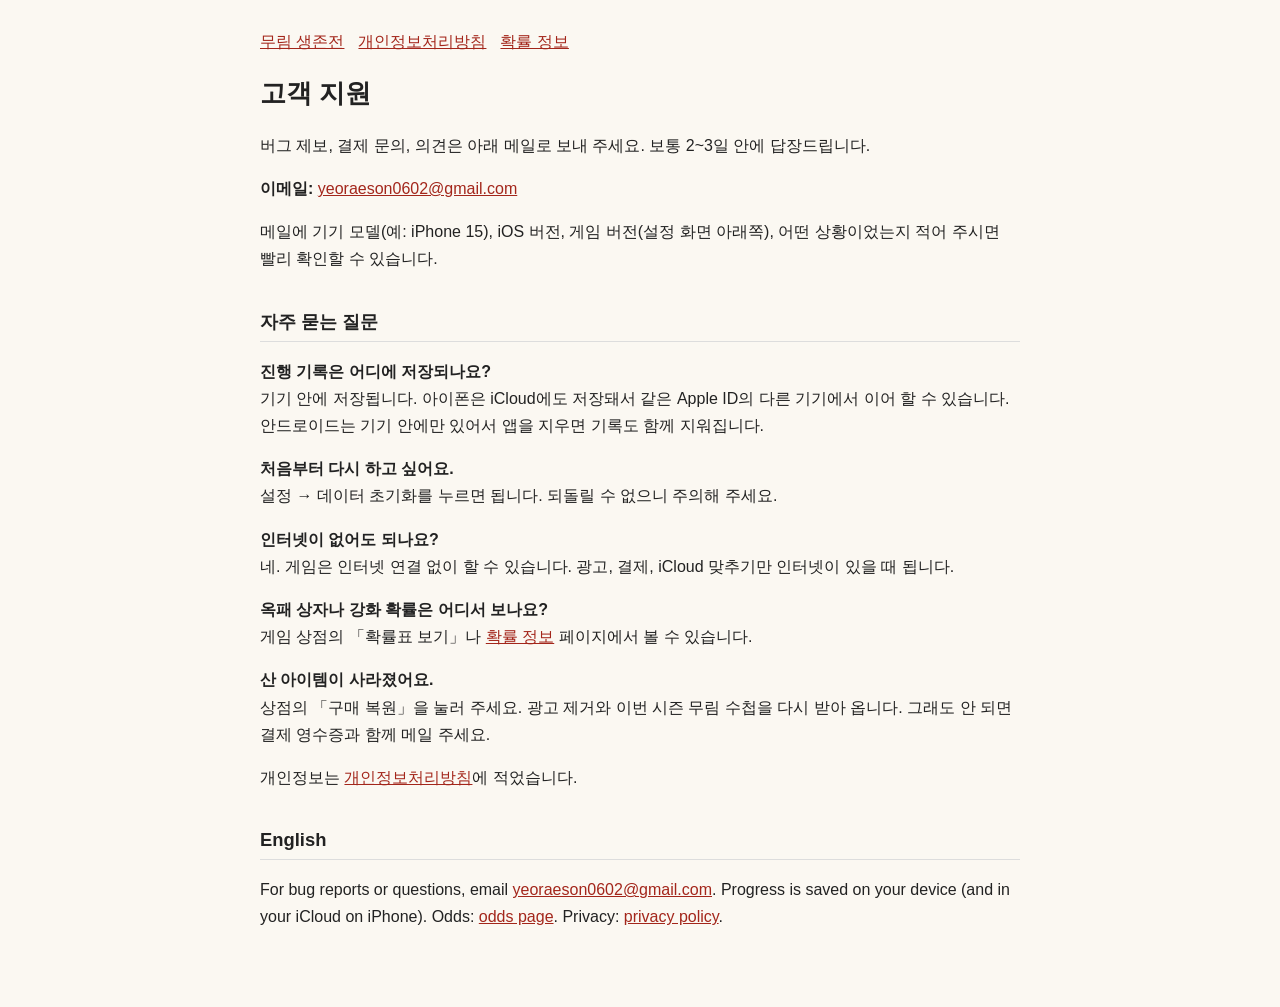
<file: support.html>
<!doctype html><html lang="ko"><head><meta charset="utf-8"><meta name="viewport" content="width=device-width,initial-scale=1"><title>무림 생존전 고객 지원</title><link rel="stylesheet" href="style.css"></head><body>
<nav><a href="index.html">무림 생존전</a><a href="privacy.html">개인정보처리방침</a><a href="odds.html">확률 정보</a></nav>
<h1>고객 지원</h1>
<p>버그 제보, 결제 문의, 의견은 아래 메일로 보내 주세요. 보통 2~3일 안에 답장드립니다.</p>
<p><b>이메일:</b> <a href="mailto:yeoraeson0602@gmail.com">yeoraeson0602@gmail.com</a></p>
<p>메일에 기기 모델(예: iPhone 15), iOS 버전, 게임 버전(설정 화면 아래쪽), 어떤 상황이었는지 적어 주시면 빨리 확인할 수 있습니다.</p>
<h2>자주 묻는 질문</h2>
<p><b>진행 기록은 어디에 저장되나요?</b><br>기기 안에 저장됩니다. 아이폰은 iCloud에도 저장돼서 같은 Apple ID의 다른 기기에서 이어 할 수 있습니다. 안드로이드는 기기 안에만 있어서 앱을 지우면 기록도 함께 지워집니다.</p>
<p><b>처음부터 다시 하고 싶어요.</b><br>설정 → 데이터 초기화를 누르면 됩니다. 되돌릴 수 없으니 주의해 주세요.</p>
<p><b>인터넷이 없어도 되나요?</b><br>네. 게임은 인터넷 연결 없이 할 수 있습니다. 광고, 결제, iCloud 맞추기만 인터넷이 있을 때 됩니다.</p>
<p><b>옥패 상자나 강화 확률은 어디서 보나요?</b><br>게임 상점의 「확률표 보기」나 <a href="odds.html">확률 정보</a> 페이지에서 볼 수 있습니다.</p>
<p><b>산 아이템이 사라졌어요.</b><br>상점의 「구매 복원」을 눌러 주세요. 광고 제거와 이번 시즌 무림 수첩을 다시 받아 옵니다. 그래도 안 되면 결제 영수증과 함께 메일 주세요.</p>
<p>개인정보는 <a href="privacy.html">개인정보처리방침</a>에 적었습니다.</p>
<h2>English</h2>
<p>For bug reports or questions, email <a href="mailto:yeoraeson0602@gmail.com">yeoraeson0602@gmail.com</a>. Progress is saved on your device (and in your iCloud on iPhone). Odds: <a href="odds.html">odds page</a>. Privacy: <a href="privacy.html">privacy policy</a>.</p>
</body></html>
</file>
<file: style.css>
body{font-family:-apple-system,"Apple SD Gothic Neo","Pretendard",sans-serif;max-width:760px;margin:0 auto;padding:28px 20px 60px;line-height:1.7;color:#222;background:#fbf8f2}
h1{font-size:1.6em;margin-bottom:.2em}h2{font-size:1.15em;margin-top:1.8em;border-bottom:1px solid #ddd;padding-bottom:.2em}
.muted{color:#777;font-size:.9em}a{color:#a3261b}nav a{margin-right:14px}
table{border-collapse:collapse;width:100%;margin:.6em 0;font-size:.93em}th,td{border:1px solid #ddd;padding:6px 8px;text-align:left;vertical-align:top}th{background:#f1ebe0}h3{font-size:1.02em;margin-top:1.4em}ul{padding-left:1.3em}
</file>
